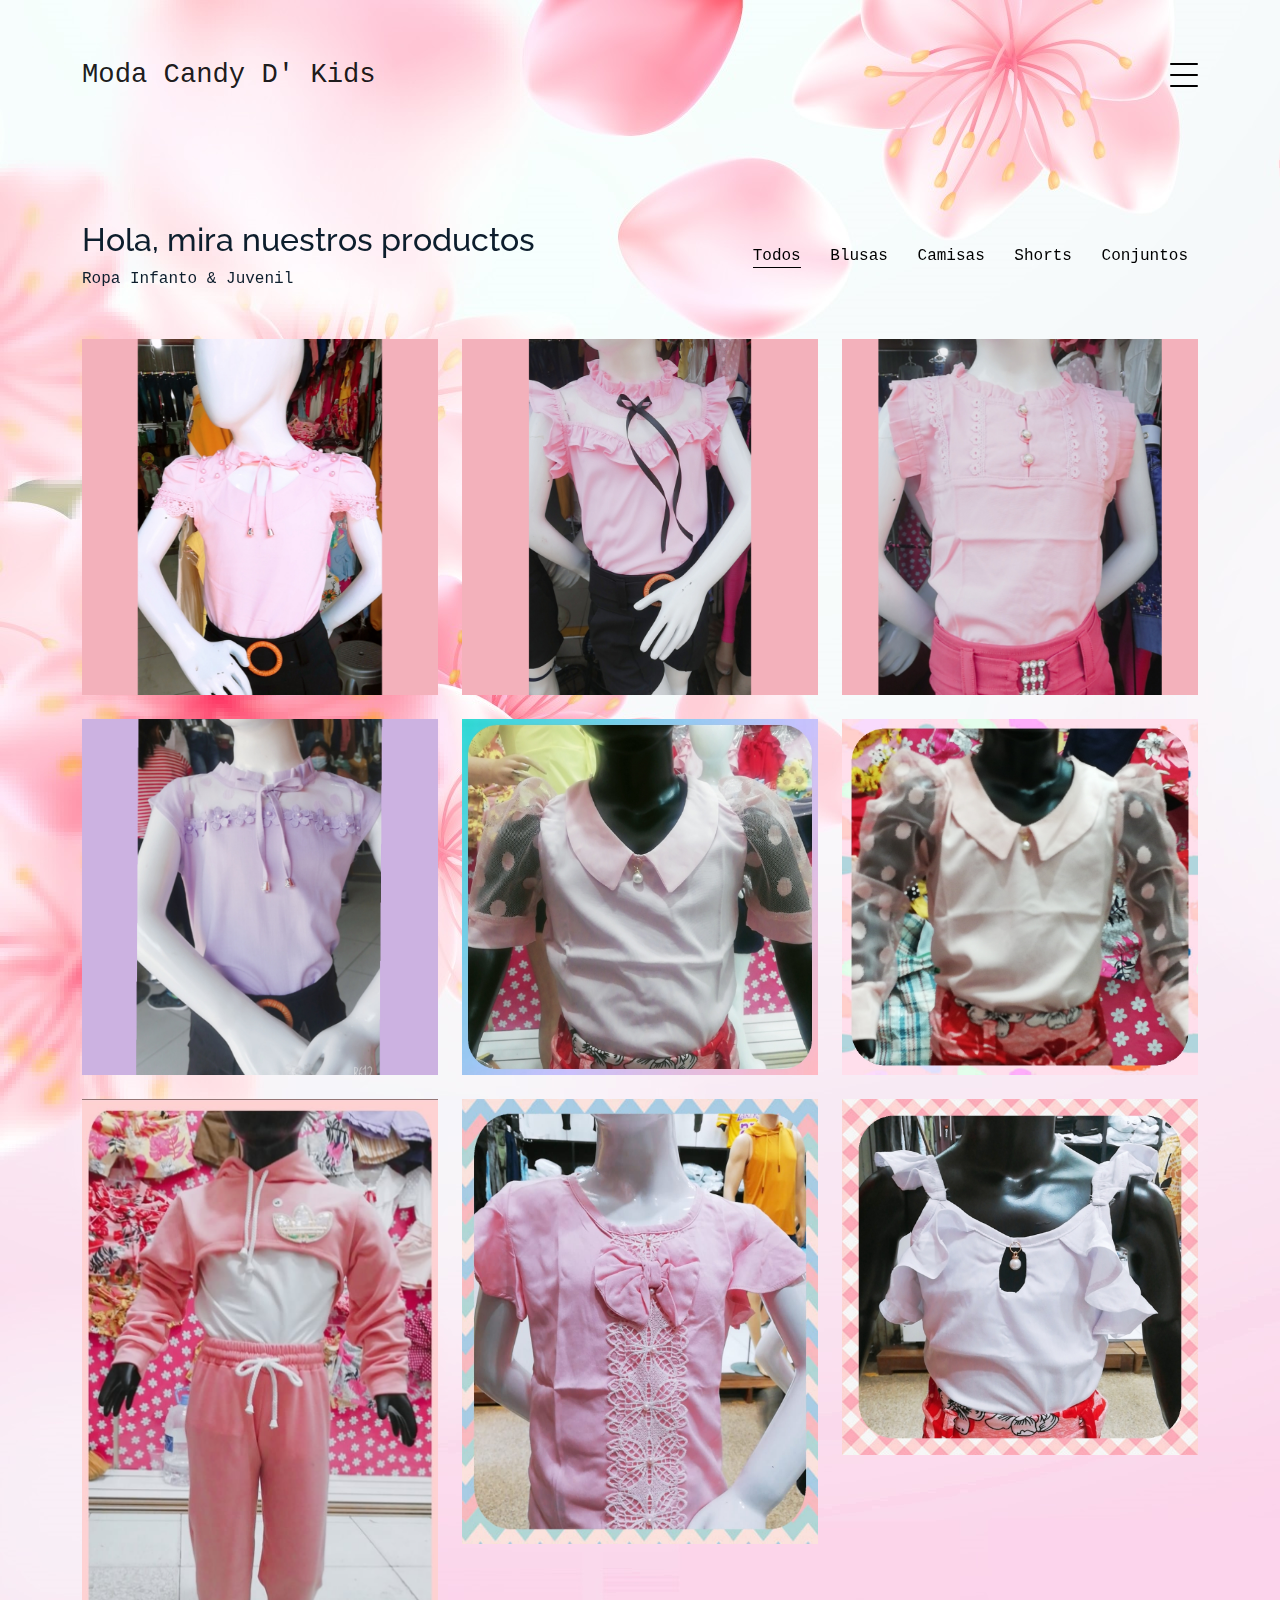
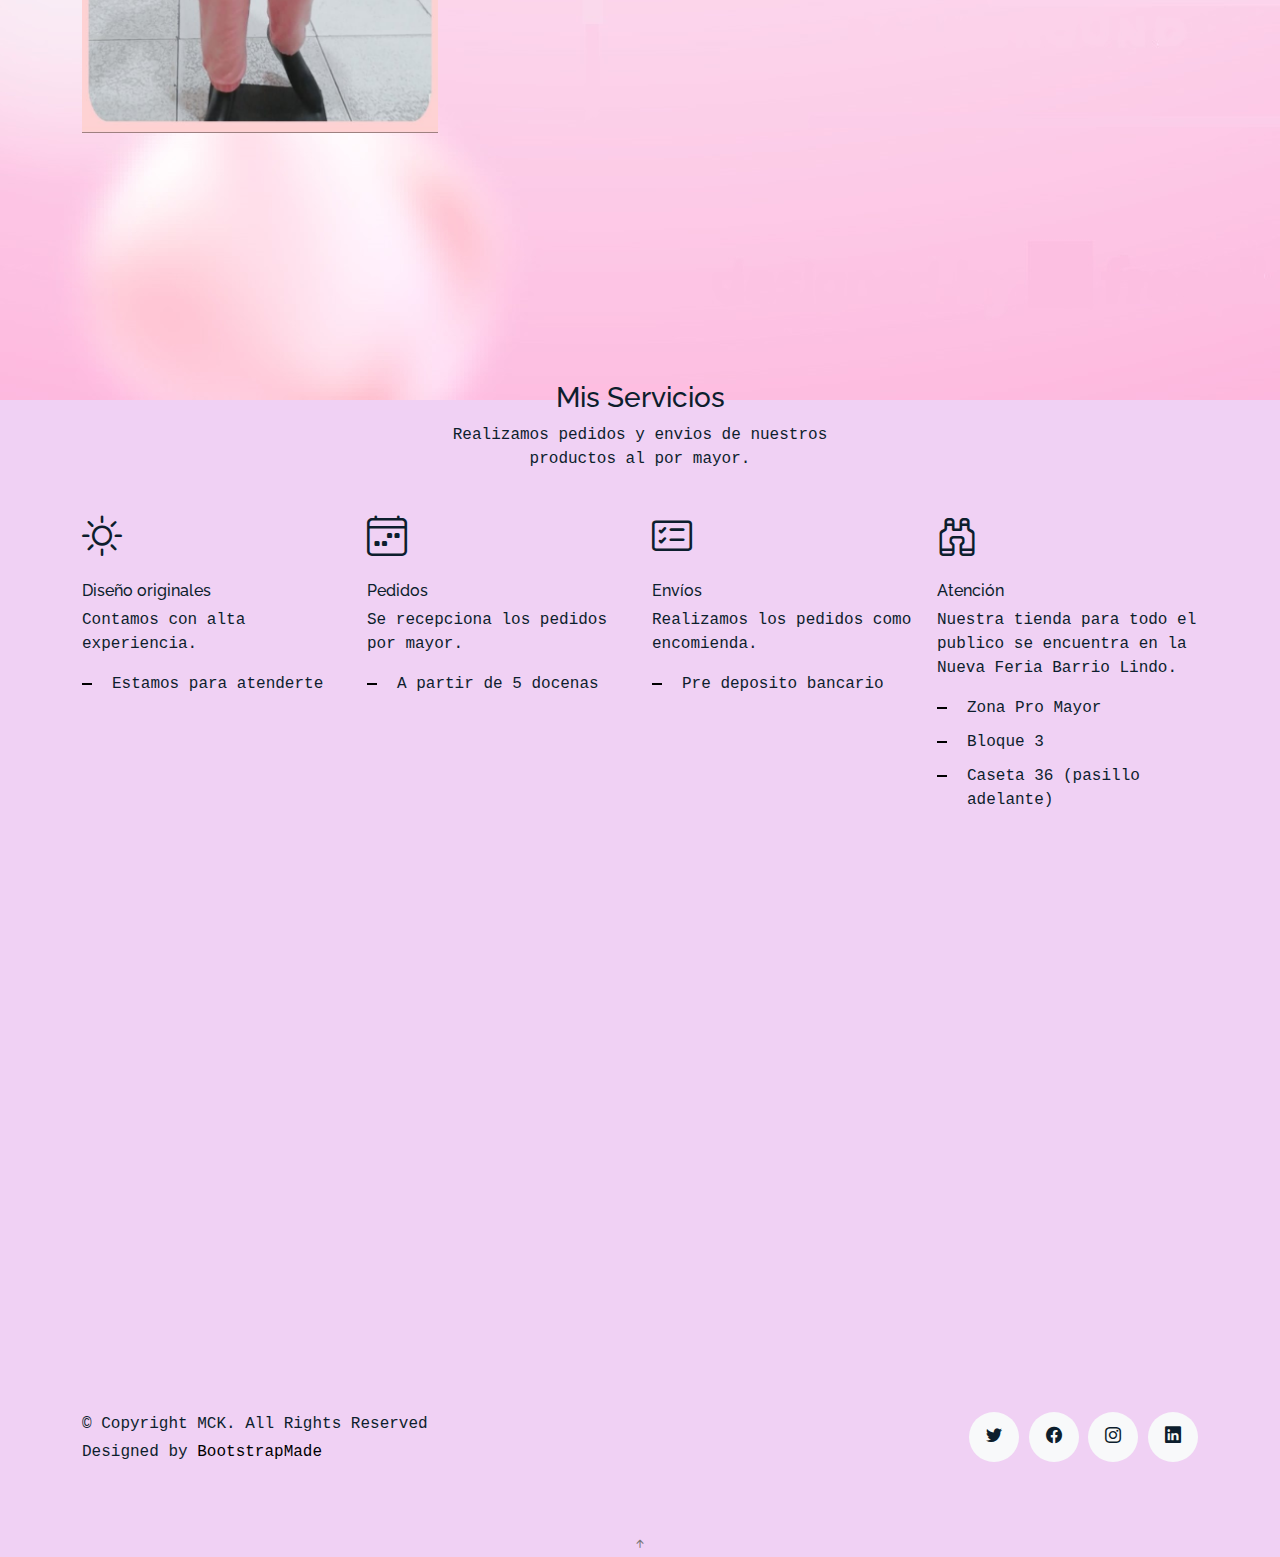
<file: index.html>
<!DOCTYPE html>
<html lang="es">

<head>
  <meta charset="utf-8">
  <meta content="width=device-width, initial-scale=1.0" name="viewport">

  <title>Moda Candy D' Kids</title>
  <meta content="" name="description">
  <meta content="" name="keywords">

  <!-- Favicons -->
  <link href="assets/img/favicon.png" rel="icon">
  <link href="assets/img/apple-touch-icon.png" rel="apple-touch-icon">

  <!-- Google Fonts -->
  <link href="https://fonts.googleapis.com/css?family=https://fonts.googleapis.com/css?family=Inconsolata:400,500,600,700|Raleway:400,400i,500,500i,600,600i,700,700i" rel="stylesheet">

  <!-- Vendor CSS Files -->
  <link href="assets/vendor/aos/aos.css" rel="stylesheet">
  <link href="assets/vendor/bootstrap/css/bootstrap.min.css" rel="stylesheet">
  <link href="assets/vendor/bootstrap-icons/bootstrap-icons.css" rel="stylesheet">
  <link href="assets/vendor/swiper/swiper-bundle.min.css" rel="stylesheet">

  <!-- Template Main CSS File -->
  <link href="assets/css/style.css" rel="stylesheet">

  <!-- =======================================================
  * Template Name: MyPortfolio - v4.3.0
  * Template URL: https://bootstrapmade.com/myportfolio-bootstrap-portfolio-website-template/
  * Author: BootstrapMade.com
  * License: https://bootstrapmade.com/license/
  ======================================================== -->
</head>

<body>

  <!-- ======= Navbar ======= -->
  <div class="collapse navbar-collapse custom-navmenu" id="main-navbar">
    <div class="container py-2 py-md-5">
      <div class="row align-items-start">
        <div class="col-md-2">
          <ul class="custom-menu">
            <li class="active"><a href="index.html">Inicio</a></li>
            <li><a href="about.html">Blusas</a></li>
            <li><a href="services.html">Camisas</a></li>
            <li><a href="works.html">Shorts</a></li>
            <li><a href="contact.html">Contáctanos</a></li>
          </ul>
        </div>
        <div class="col-md-6 d-none d-md-block  mr-auto">
          <div class="tweet d-flex">
            <span class="bi bi-twitter text-white mt-2 mr-3"></span>
            <div>
              <p><em>Lorem ipsum dolor sit amet consectetur adipisicing elit. Quisquam necessitatibus incidunt ut officiis explicabo inventore. <br> <a href="#">t.co/v82jsk</a></em></p>
            </div>
          </div>
        </div>
        <div class="col-md-4 d-none d-md-block">
          <h3>Hire Me</h3>
          <p>Lorem ipsum dolor sit amet consectetur adipisicing elit. Quisquam necessitatibus incidunt ut officiisexplicabo inventore. <br> <a href="#">myemail@gmail.com</a></p>
        </div>
      </div>

    </div>
  </div>

  <nav class="navbar navbar-light custom-navbar">
    <div class="container">
      <a class="navbar-brand" href="index.html">Moda Candy D' Kids</a>
      <a href="#" class="burger" data-bs-toggle="collapse" data-bs-target="#main-navbar">
        <span></span>
      </a>
    </div>
  </nav>

  <main id="main">

    <!-- ======= Works Section ======= -->
    <section class="section site-portfolio">
      <div class="container">
        <div class="row mb-5 align-items-center">
          <div class="col-md-12 col-lg-6 mb-4 mb-lg-0" data-aos="fade-up">
            <h2>Hola, mira nuestros productos</h2>
            <p class="mb-0">Ropa Infanto &amp; Juvenil</p>
          </div>
          <div class="col-md-12 col-lg-6 text-start text-lg-end" data-aos="fade-up" data-aos-delay="100">
            <div id="filters" class="filters">
              <a href="#" data-filter="*" class="active">Todos</a>
              <a href="#" data-filter=".blusa">Blusas</a>
              <a href="#" data-filter=".camisa">Camisas</a>
              <a href="#" data-filter=".short">Shorts</a>
              <a href="#" data-filter=".conjunto">Conjuntos</a>
            </div>
          </div>
        </div>
        <div id="portfolio-grid" class="row no-gutter" data-aos="fade-up" data-aos-delay="200">
          <div class="item blusa col-sm-6 col-md-4 col-lg-4 mb-4">
            <a href="work-single.html" class="item-wrap fancybox">
              <div class="work-info">
                <h3>Blusa con Dipiur</h3>
                <span>En las manguitas</span>
              </div>
              <img class="img-fluid" src="assets/img/blusa_1.jpg">
            </a>
          </div>
          <div class="item blusa col-sm-6 col-md-4 col-lg-4 mb-4">
            <a href="work-single.html" class="item-wrap fancybox">
              <div class="work-info">
                <h3>Blusa con Tools</h3>
                <span>Con cintita</span>
              </div>
              <img class="img-fluid" src="assets/img/blusa_2.jpeg">
            </a>
          </div>
          <div class="item blusa col-sm-6 col-md-4 col-lg-4 mb-4">
            <a href="work-single.html" class="item-wrap fancybox">
              <div class="work-info">
                <h3>Blusa con botones</h3>
                <span>Con tres botonsitos</span>
              </div>
              <img class="img-fluid" src="assets/img/blusa_3.jpeg">
            </a>
          </div>
          <div class="item blusa col-sm-6 col-md-4 col-lg-4 mb-4">
            <a href="work-single.html" class="item-wrap fancybox">
              <div class="work-info">
                <h3>Blusa con Tools</h3>
                <span>Con florcitas</span>
              </div>
              <img class="img-fluid" src="assets/img/blusa_4.jpeg">
            </a>
          </div>
          <div class="item blusa col-sm-6 col-md-4 col-lg-4 mb-4">
            <a href="work-single.html" class="item-wrap fancybox">
              <div class="work-info">
                <h3>Blusa con Tools</h3>
                <span>En las maguitas corta</span>
              </div>
              <img class="img-fluid" src="assets/img/blusa_5.jpeg">
            </a>
          </div>
          <div class="item blusa col-sm-6 col-md-4 col-lg-4 mb-4">
            <a href="work-single.html" class="item-wrap fancybox">
              <div class="work-info">
                <h3>Blusa con Tools</h3>
                <span>En las maguitas larga</span>
              </div>
              <img class="img-fluid" src="assets/img/blusa_6.jpeg">
            </a>
          </div>
          <div class="item conjunto col-sm-6 col-md-4 col-lg-4 mb-4">
            <a href="work-single.html" class="item-wrap fancybox">
              <div class="work-info">
                <h3>Conjuntito</h3>
                <span>Tres piezas</span>
              </div>
              <img class="img-fluid" src="assets/img/conjunto_1.jpeg">
            </a>
          </div>
          <div class="item blusa col-sm-6 col-md-4 col-lg-4 mb-4">
            <a href="work-single.html" class="item-wrap fancybox">
              <div class="work-info">
                <h3>Blusa</h3>
                <span>Con corbatita</span>
              </div>
              <img class="img-fluid" src="assets/img/blusa_7.jpeg">
            </a>
          </div>
          <div class="item blusa col-sm-6 col-md-4 col-lg-4 mb-4">
            <a href="work-single.html" class="item-wrap fancybox">
              <div class="work-info">
                <h3>Blusa</h3>
                <span>Con Voladito</span>
              </div>
              <img class="img-fluid" src="assets/img/blusa_8.jpeg">
            </a>
          </div>
        </div>
      </div>
    </section><!-- End  Works Section -->

    <!-- ======= Services Section ======= -->
    <section class="section services">
      <div class="container">
        <div class="row justify-content-center text-center mb-4">
          <div class="col-5">
            <h3 class="h3 heading">Mis Servicios</h3>
            <p>Realizamos pedidos y envios de nuestros productos al por mayor.</p>
          </div>
        </div>
        <div class="row">

          <div class="col-12 col-sm-6 col-md-6 col-lg-3">
            <i class="bi bi-brightness-high"></i>
            <h4 class="h4 mb-2">Diseño originales</h4>
            <p>Contamos con alta experiencia.</p>
            <ul class="list-unstyled list-line">
              <li>Estamos para atenderte</li>
            </ul>
          </div>
          <div class="col-12 col-sm-6 col-md-6 col-lg-3">
            <i class="bi bi-calendar4-week"></i>
            <h4 class="h4 mb-2">Pedidos</h4>
            <p>Se recepciona los pedidos por mayor.</p>
            <ul class="list-unstyled list-line">
              <li>A partir de 5 docenas</li>
            </ul>
          </div>
          <div class="col-12 col-sm-6 col-md-6 col-lg-3">
            <i class="bi bi-card-checklist"></i>
            <h4 class="h4 mb-2">Envíos</h4>
            <p>Realizamos los pedidos como encomienda.</p>
            <ul class="list-unstyled list-line">
              <li>Pre deposito bancario</li>
            </ul>
          </div>
          <div class="col-12 col-sm-6 col-md-6 col-lg-3">
            <i class="bi bi-binoculars"></i>
            <h4 class="h4 mb-2">Atención</h4>
            <p>Nuestra tienda para todo el publico se encuentra en la Nueva Feria Barrio Lindo.</p>
            <ul class="list-unstyled list-line">
              <li>Zona Pro Mayor</li>
              <li>Bloque 3</li>
              <li>Caseta 36 (pasillo adelante)</li>
            </ul>
          </div>
        </div>
      </div>
    </section><!-- End Services Section -->

    <!-- ======= Testimonials Section ======= -->
    <section class="section pt-0">
      <div class="container">

        <div class="testimonials-slider swiper-container" data-aos="fade-up" data-aos-delay="100">
          <div class="swiper-wrapper">

            <div class="swiper-slide">
              <div class="testimonial-wrap">
                <div class="testimonial">
                  <img src="assets/img/person_1.jpg" alt="Image" class="img-fluid">
                  <blockquote>
                    <p>Me encanta son bien comodos y tiene bonitos colores.</p>
                  </blockquote>
                  <p>&mdash; Jean Hicks</p>
                </div>
              </div>
            </div><!-- End testimonial item -->

            <div class="swiper-slide">
              <div class="testimonial-wrap">
                <div class="testimonial">
                  <img src="assets/img/person_2.jpg" alt="Image" class="img-fluid">
                  <blockquote>
                    <p>Una excelente elección la recomiendo para sus hijitas.</p>
                  </blockquote>
                  <p>&mdash; Chris Stanworth</p>
                </div>
              </div>
            </div><!-- End testimonial item -->

          </div>
          <div class="swiper-pagination"></div>
        </div>

      </div>
    </section><!-- End Testimonials Section -->

  </main><!-- End #main -->

  <!-- ======= Footer ======= -->
  <footer class="footer" role="contentinfo">
    <div class="container">
      <div class="row">
        <div class="col-sm-6">
          <p class="mb-1">&copy; Copyright MCK. All Rights Reserved</p>
          <div class="credits">
            <!--
            All the links in the footer should remain intact.
            You can delete the links only if you purchased the pro version.
            Licensing information: https://bootstrapmade.com/license/
            Purchase the pro version with working PHP/AJAX contact form: https://bootstrapmade.com/buy/?theme=MyPortfolio
          -->
            Designed by <a href="https://bootstrapmade.com/">BootstrapMade</a>
          </div>
        </div>
        <div class="col-sm-6 social text-md-end">
          <a href="#"><span class="bi bi-twitter"></span></a>
          <a href="#"><span class="bi bi-facebook"></span></a>
          <a href="#"><span class="bi bi-instagram"></span></a>
          <a href="#"><span class="bi bi-linkedin"></span></a>
        </div>
      </div>
    </div>
  </footer>

  <a href="#" class="back-to-top d-flex align-items-center justify-content-center"><i class="bi bi-arrow-up-short"></i></a>

  <!-- Vendor JS Files -->
  <script src="assets/vendor/aos/aos.js"></script>
  <script src="assets/vendor/bootstrap/js/bootstrap.bundle.min.js"></script>
  <script src="assets/vendor/isotope-layout/isotope.pkgd.min.js"></script>
  <script src="assets/vendor/php-email-form/validate.js"></script>
  <script src="assets/vendor/swiper/swiper-bundle.min.js"></script>

  <!-- Template Main JS File -->
  <script src="assets/js/main.js"></script>

</body>

</html>
</file>
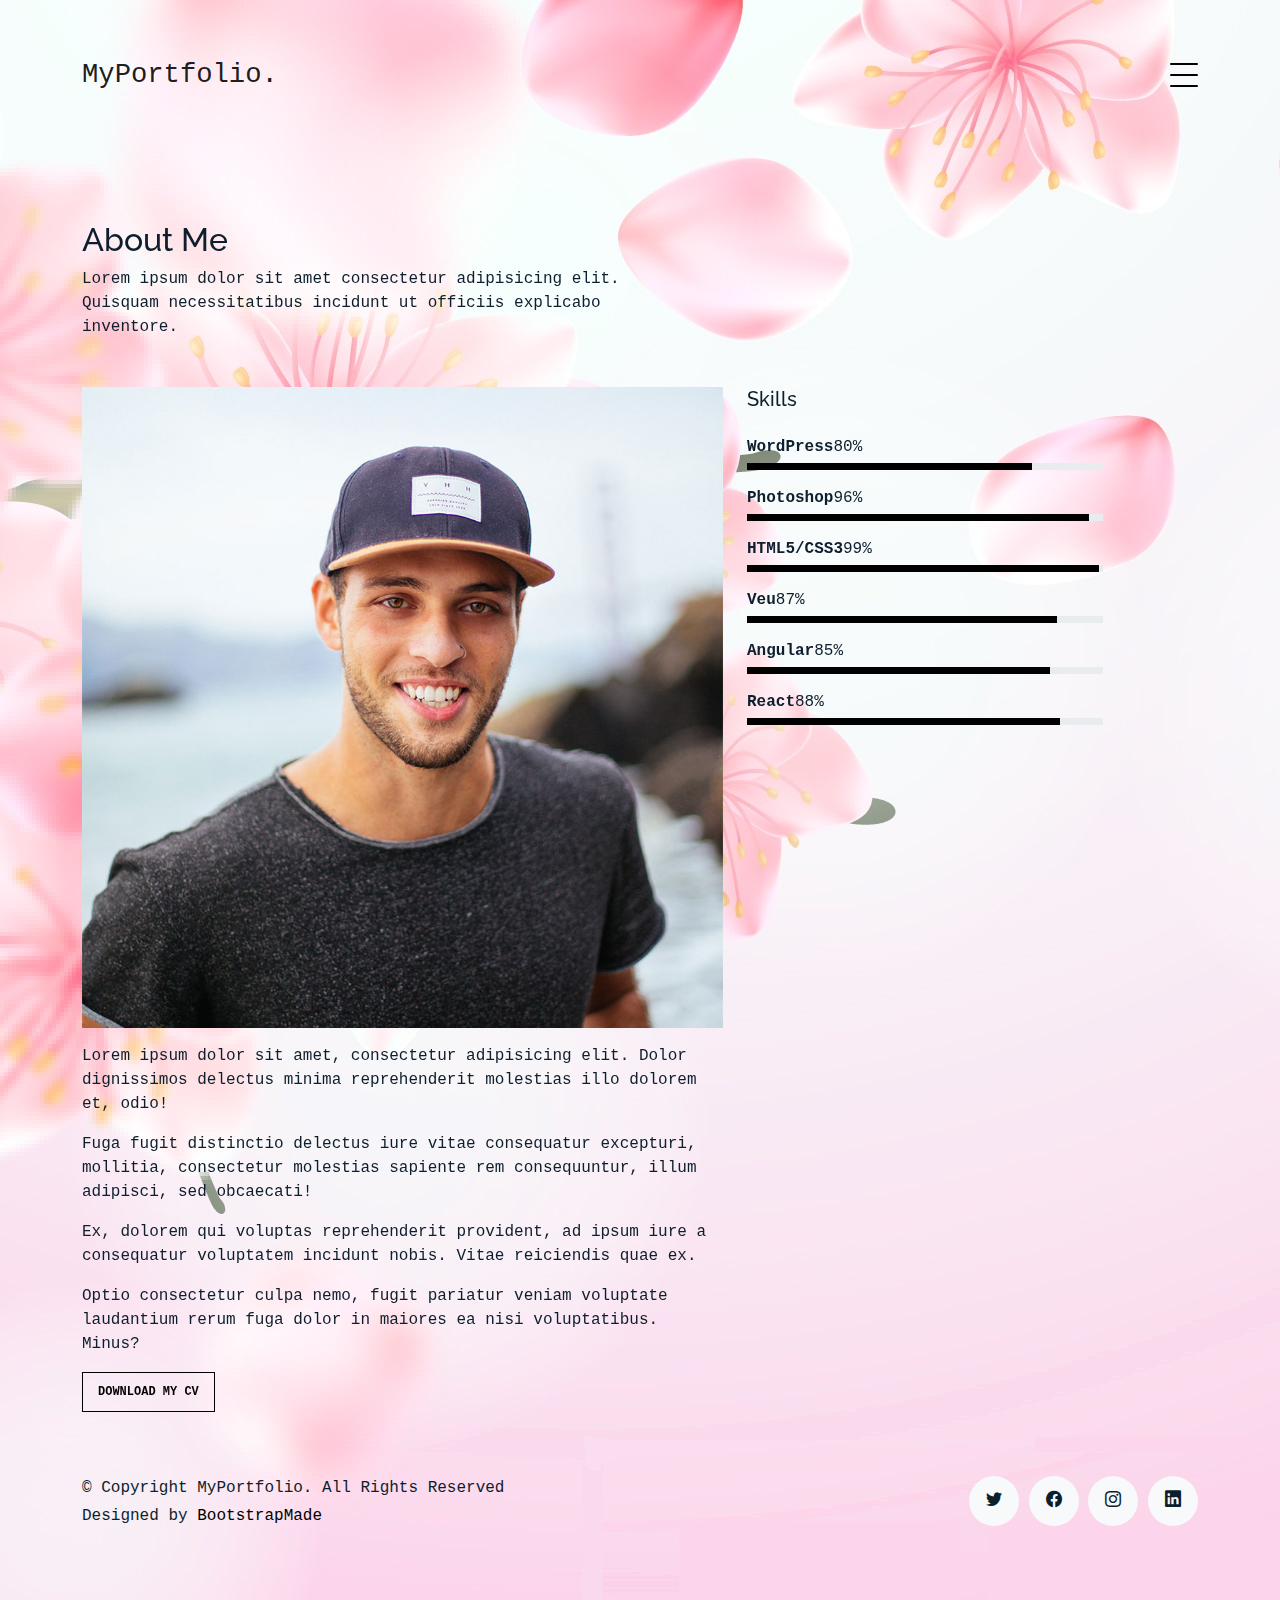
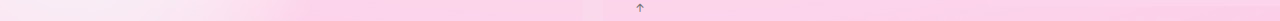
<file: about.html>
<!DOCTYPE html>
<html lang="en">

<head>
  <meta charset="utf-8">
  <meta content="width=device-width, initial-scale=1.0" name="viewport">

  <title>MyPortfolio Bootstrap Template - About</title>
  <meta content="" name="description">
  <meta content="" name="keywords">

  <!-- Favicons -->
  <link href="assets/img/favicon.png" rel="icon">
  <link href="assets/img/apple-touch-icon.png" rel="apple-touch-icon">

  <!-- Google Fonts -->
  <link href="https://fonts.googleapis.com/css?family=https://fonts.googleapis.com/css?family=Inconsolata:400,500,600,700|Raleway:400,400i,500,500i,600,600i,700,700i" rel="stylesheet">

  <!-- Vendor CSS Files -->
  <link href="assets/vendor/aos/aos.css" rel="stylesheet">
  <link href="assets/vendor/bootstrap/css/bootstrap.min.css" rel="stylesheet">
  <link href="assets/vendor/bootstrap-icons/bootstrap-icons.css" rel="stylesheet">
  <link href="assets/vendor/swiper/swiper-bundle.min.css" rel="stylesheet">

  <!-- Template Main CSS File -->
  <link href="assets/css/style.css" rel="stylesheet">

  <!-- =======================================================
  * Template Name: MyPortfolio - v4.3.0
  * Template URL: https://bootstrapmade.com/myportfolio-bootstrap-portfolio-website-template/
  * Author: BootstrapMade.com
  * License: https://bootstrapmade.com/license/
  ======================================================== -->
</head>

<body>

  <!-- ======= Navbar ======= -->
  <div class="collapse navbar-collapse custom-navmenu" id="main-navbar">
    <div class="container py-2 py-md-5">
      <div class="row align-items-start">
        <div class="col-md-2">
          <ul class="custom-menu">
            <li><a href="index.html">Home</a></li>
            <li class="active"><a href="about.html">About Me</a></li>
            <li><a href="services.html">Services</a></li>
            <li><a href="works.html">Works</a></li>
            <li><a href="contact.html">Contact</a></li>
          </ul>
        </div>
        <div class="col-md-6 d-none d-md-block  mr-auto">
          <div class="tweet d-flex">
            <span class="bi bi-twitter text-white mt-2 mr-3"></span>
            <div>
              <p><em>Lorem ipsum dolor sit amet consectetur adipisicing elit. Quisquam necessitatibus incidunt ut officiis explicabo inventore. <br> <a href="#">t.co/v82jsk</a></em></p>
            </div>
          </div>
        </div>
        <div class="col-md-4 d-none d-md-block">
          <h3>Hire Me</h3>
          <p>Lorem ipsum dolor sit amet consectetur adipisicing elit. Quisquam necessitatibus incidunt ut officiisexplicabo inventore. <br> <a href="#">myemail@gmail.com</a></p>
        </div>
      </div>

    </div>
  </div>

  <nav class="navbar navbar-light custom-navbar">
    <div class="container">
      <a class="navbar-brand" href="index.html">MyPortfolio.</a>
      <a href="#" class="burger" data-bs-toggle="collapse" data-bs-target="#main-navbar">
        <span></span>
      </a>
    </div>
  </nav>

  <main id="main">

    <section class="section pb-5">
      <div class="container">
        <div class="row mb-5 align-items-end">
          <div class="col-md-6" data-aos="fade-up">

            <h2>About Me</h2>
            <p class="mb-0">Lorem ipsum dolor sit amet consectetur adipisicing elit. Quisquam necessitatibus incidunt ut
              officiis explicabo inventore.</p>
          </div>

        </div>

        <div class="row">
          <div class="col-md-4 ml-auto order-2" data-aos="fade-up">
            <h3 class="h3 mb-4">Skills</h3>
            <ul class="list-unstyled">
              <li class="mb-3">
                <div class="d-flex mb-1">
                  <strong>WordPress</strong>
                  <span class="ml-auto">80%</span>
                </div>
                <div class="progress custom-progress">
                  <div class="progress-bar" role="progressbar" style="width: 80%" aria-valuenow="80" aria-valuemin="0" aria-valuemax="100"></div>
                </div>
              </li>
              <li class="mb-3">
                <div class="d-flex mb-1">
                  <strong>Photoshop</strong>
                  <span class="ml-auto">96%</span>
                </div>
                <div class="progress custom-progress">
                  <div class="progress-bar" role="progressbar" style="width: 96%" aria-valuenow="96" aria-valuemin="0" aria-valuemax="100"></div>
                </div>
              </li>
              <li class="mb-3">
                <div class="d-flex mb-1">
                  <strong>HTML5/CSS3</strong>
                  <span class="ml-auto">99%</span>
                </div>
                <div class="progress custom-progress">
                  <div class="progress-bar" role="progressbar" style="width: 99%" aria-valuenow="99" aria-valuemin="0" aria-valuemax="100"></div>
                </div>
              </li>
              <li class="mb-3">
                <div class="d-flex mb-1">
                  <strong>Veu</strong>
                  <span class="ml-auto">87%</span>
                </div>
                <div class="progress custom-progress">
                  <div class="progress-bar" role="progressbar" style="width: 87%" aria-valuenow="87" aria-valuemin="0" aria-valuemax="100"></div>
                </div>
              </li>
              <li class="mb-3">
                <div class="d-flex mb-1">
                  <strong>Angular</strong>
                  <span class="ml-auto">85%</span>
                </div>
                <div class="progress custom-progress">
                  <div class="progress-bar" role="progressbar" style="width: 85%" aria-valuenow="85" aria-valuemin="0" aria-valuemax="100"></div>
                </div>
              </li>
              <li class="mb-3">
                <div class="d-flex mb-1">
                  <strong>React</strong>
                  <span class="ml-auto">88%</span>
                </div>
                <div class="progress custom-progress">
                  <div class="progress-bar" role="progressbar" style="width: 88%" aria-valuenow="88" aria-valuemin="0" aria-valuemax="100"></div>
                </div>
              </li>
            </ul>
          </div>

          <div class="col-md-7 mb-5 mb-md-0" data-aos="fade-up">
            <p><img src="assets/img/person_1_sq.jpg" alt="Image" class="img-fluid"></p>
            <p>Lorem ipsum dolor sit amet, consectetur adipisicing elit. Dolor dignissimos delectus minima reprehenderit
              molestias illo dolorem et, odio!</p>
            <p>Fuga fugit distinctio delectus iure vitae consequatur excepturi, mollitia, consectetur molestias sapiente
              rem consequuntur, illum adipisci, sed obcaecati!</p>
            <p>Ex, dolorem qui voluptas reprehenderit provident, ad ipsum iure a consequatur voluptatem incidunt nobis.
              Vitae reiciendis quae ex.</p>
            <p>Optio consectetur culpa nemo, fugit pariatur veniam voluptate laudantium rerum fuga dolor in maiores ea
              nisi voluptatibus. Minus?</p>
            <p><a href="#" class="readmore">Download my CV</a></p>
          </div>

        </div>

      </div>

    </section>

  </main><!-- End #main -->

  <!-- ======= Footer ======= -->
  <footer class="footer" role="contentinfo">
    <div class="container">
      <div class="row">
        <div class="col-sm-6">
          <p class="mb-1">&copy; Copyright MyPortfolio. All Rights Reserved</p>
          <div class="credits">
            <!--
            All the links in the footer should remain intact.
            You can delete the links only if you purchased the pro version.
            Licensing information: https://bootstrapmade.com/license/
            Purchase the pro version with working PHP/AJAX contact form: https://bootstrapmade.com/buy/?theme=MyPortfolio
          -->
            Designed by <a href="https://bootstrapmade.com/">BootstrapMade</a>
          </div>
        </div>
        <div class="col-sm-6 social text-md-end">
          <a href="#"><span class="bi bi-twitter"></span></a>
          <a href="#"><span class="bi bi-facebook"></span></a>
          <a href="#"><span class="bi bi-instagram"></span></a>
          <a href="#"><span class="bi bi-linkedin"></span></a>
        </div>
      </div>
    </div>
  </footer>

  <a href="#" class="back-to-top d-flex align-items-center justify-content-center"><i class="bi bi-arrow-up-short"></i></a>

  <!-- Vendor JS Files -->
  <script src="assets/vendor/aos/aos.js"></script>
  <script src="assets/vendor/bootstrap/js/bootstrap.bundle.min.js"></script>
  <script src="assets/vendor/isotope-layout/isotope.pkgd.min.js"></script>
  <script src="assets/vendor/php-email-form/validate.js"></script>
  <script src="assets/vendor/swiper/swiper-bundle.min.js"></script>

  <!-- Template Main JS File -->
  <script src="assets/js/main.js"></script>

</body>

</html>
</file>
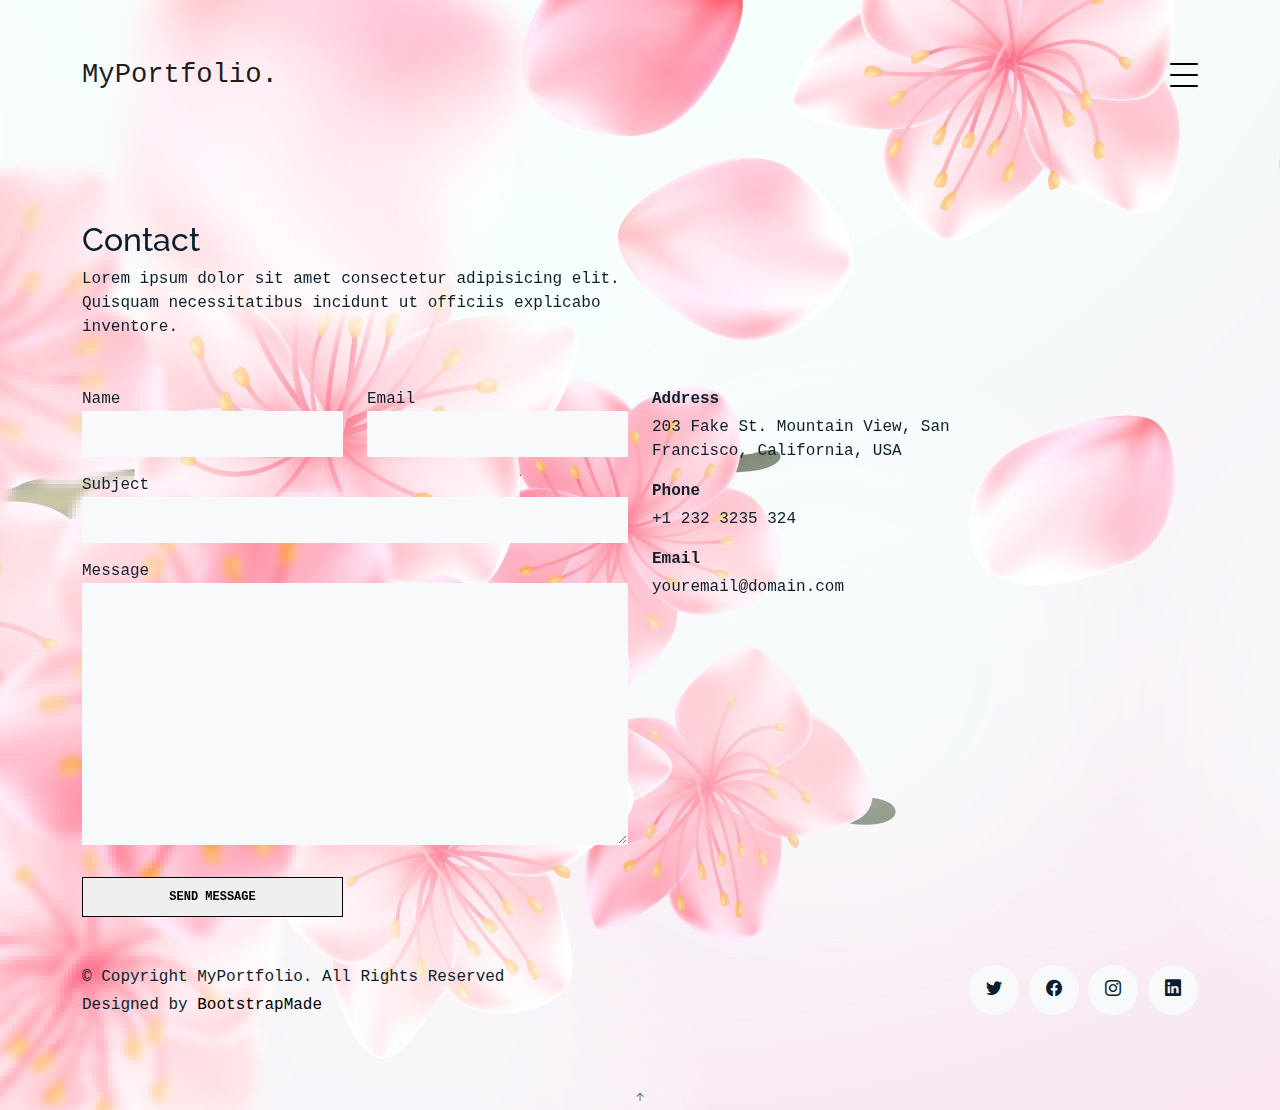
<file: contact.html>
<!DOCTYPE html>
<html lang="en">

<head>
  <meta charset="utf-8">
  <meta content="width=device-width, initial-scale=1.0" name="viewport">

  <title>MyPortfolio Bootstrap Template - Contact</title>
  <meta content="" name="description">
  <meta content="" name="keywords">

  <!-- Favicons -->
  <link href="assets/img/favicon.png" rel="icon">
  <link href="assets/img/apple-touch-icon.png" rel="apple-touch-icon">

  <!-- Google Fonts -->
  <link href="https://fonts.googleapis.com/css?family=https://fonts.googleapis.com/css?family=Inconsolata:400,500,600,700|Raleway:400,400i,500,500i,600,600i,700,700i" rel="stylesheet">

  <!-- Vendor CSS Files -->
  <link href="assets/vendor/aos/aos.css" rel="stylesheet">
  <link href="assets/vendor/bootstrap/css/bootstrap.min.css" rel="stylesheet">
  <link href="assets/vendor/bootstrap-icons/bootstrap-icons.css" rel="stylesheet">
  <link href="assets/vendor/swiper/swiper-bundle.min.css" rel="stylesheet">

  <!-- Template Main CSS File -->
  <link href="assets/css/style.css" rel="stylesheet">

  <!-- =======================================================
  * Template Name: MyPortfolio - v4.3.0
  * Template URL: https://bootstrapmade.com/myportfolio-bootstrap-portfolio-website-template/
  * Author: BootstrapMade.com
  * License: https://bootstrapmade.com/license/
  ======================================================== -->
</head>

<body>

  <!-- ======= Navbar ======= -->
  <div class="collapse navbar-collapse custom-navmenu" id="main-navbar">
    <div class="container py-2 py-md-5">
      <div class="row align-items-start">
        <div class="col-md-2">
          <ul class="custom-menu">
            <li><a href="index.html">Home</a></li>
            <li><a href="about.html">About Me</a></li>
            <li><a href="services.html">Services</a></li>
            <li><a href="works.html">Works</a></li>
            <li class="active"><a href="contact.html">Contact</a></li>
          </ul>
        </div>
        <div class="col-md-6 d-none d-md-block  mr-auto">
          <div class="tweet d-flex">
            <span class="bi bi-twitter text-white mt-2 mr-3"></span>
            <div>
              <p><em>Lorem ipsum dolor sit amet consectetur adipisicing elit. Quisquam necessitatibus incidunt ut officiis explicabo inventore. <br> <a href="#">t.co/v82jsk</a></em></p>
            </div>
          </div>
        </div>
        <div class="col-md-4 d-none d-md-block">
          <h3>Hire Me</h3>
          <p>Lorem ipsum dolor sit amet consectetur adipisicing elit. Quisquam necessitatibus incidunt ut officiisexplicabo inventore. <br> <a href="#">myemail@gmail.com</a></p>
        </div>
      </div>

    </div>
  </div>

  <nav class="navbar navbar-light custom-navbar">
    <div class="container">
      <a class="navbar-brand" href="index.html">MyPortfolio.</a>
      <a href="#" class="burger" data-bs-toggle="collapse" data-bs-target="#main-navbar">
        <span></span>
      </a>
    </div>
  </nav>

  <main id="main">

    <section class="section pb-5">
      <div class="container">

        <div class="row mb-5 align-items-end">
          <div class="col-md-6" data-aos="fade-up">
            <h2>Contact</h2>
            <p class="mb-0">Lorem ipsum dolor sit amet consectetur adipisicing elit. Quisquam necessitatibus incidunt ut
              officiis explicabo inventore.
            </p>
          </div>

        </div>

        <div class="row">
          <div class="col-md-6 mb-5 mb-md-0" data-aos="fade-up">

            <form action="forms/contact.php" method="post" role="form" class="php-email-form">

              <div class="row gy-3">
                <div class="col-md-6 form-group">
                  <label for="name">Name</label>
                  <input type="text" name="name" class="form-control" id="name" required>
                </div>
                <div class="col-md-6 form-group">
                  <label for="name">Email</label>
                  <input type="email" class="form-control" name="email" id="email" required>
                </div>
                <div class="col-md-12 form-group">
                  <label for="name">Subject</label>
                  <input type="text" class="form-control" name="subject" id="subject" required>
                </div>
                <div class="col-md-12 form-group">
                  <label for="name">Message</label>
                  <textarea class="form-control" name="message" cols="30" rows="10" required></textarea>
                </div>

                <div class="col-md-12 my-3">
                  <div class="loading">Loading</div>
                  <div class="error-message"></div>
                  <div class="sent-message">Your message has been sent. Thank you!</div>
                </div>

                <div class="col-md-6 mt-0 form-group">
                  <input type="submit" class="readmore d-block w-100" value="Send Message">
                </div>
              </div>

            </form>

          </div>

          <div class="col-md-4 ml-auto order-2" data-aos="fade-up">
            <ul class="list-unstyled">
              <li class="mb-3">
                <strong class="d-block mb-1">Address</strong>
                <span>203 Fake St. Mountain View, San Francisco, California, USA</span>
              </li>
              <li class="mb-3">
                <strong class="d-block mb-1">Phone</strong>
                <span>+1 232 3235 324</span>
              </li>
              <li class="mb-3">
                <strong class="d-block mb-1">Email</strong>
                <span>youremail@domain.com</span>
              </li>
            </ul>
          </div>

        </div>

      </div>

    </section>

  </main><!-- End #main -->

  <!-- ======= Footer ======= -->
  <footer class="footer" role="contentinfo">
    <div class="container">
      <div class="row">
        <div class="col-sm-6">
          <p class="mb-1">&copy; Copyright MyPortfolio. All Rights Reserved</p>
          <div class="credits">
            <!--
            All the links in the footer should remain intact.
            You can delete the links only if you purchased the pro version.
            Licensing information: https://bootstrapmade.com/license/
            Purchase the pro version with working PHP/AJAX contact form: https://bootstrapmade.com/buy/?theme=MyPortfolio
          -->
            Designed by <a href="https://bootstrapmade.com/">BootstrapMade</a>
          </div>
        </div>
        <div class="col-sm-6 social text-md-end">
          <a href="#"><span class="bi bi-twitter"></span></a>
          <a href="#"><span class="bi bi-facebook"></span></a>
          <a href="#"><span class="bi bi-instagram"></span></a>
          <a href="#"><span class="bi bi-linkedin"></span></a>
        </div>
      </div>
    </div>
  </footer>

  <a href="#" class="back-to-top d-flex align-items-center justify-content-center"><i class="bi bi-arrow-up-short"></i></a>

  <!-- Vendor JS Files -->
  <script src="assets/vendor/aos/aos.js"></script>
  <script src="assets/vendor/bootstrap/js/bootstrap.bundle.min.js"></script>
  <script src="assets/vendor/isotope-layout/isotope.pkgd.min.js"></script>
  <script src="assets/vendor/php-email-form/validate.js"></script>
  <script src="assets/vendor/swiper/swiper-bundle.min.js"></script>

  <!-- Template Main JS File -->
  <script src="assets/js/main.js"></script>

</body>

</html>
</file>
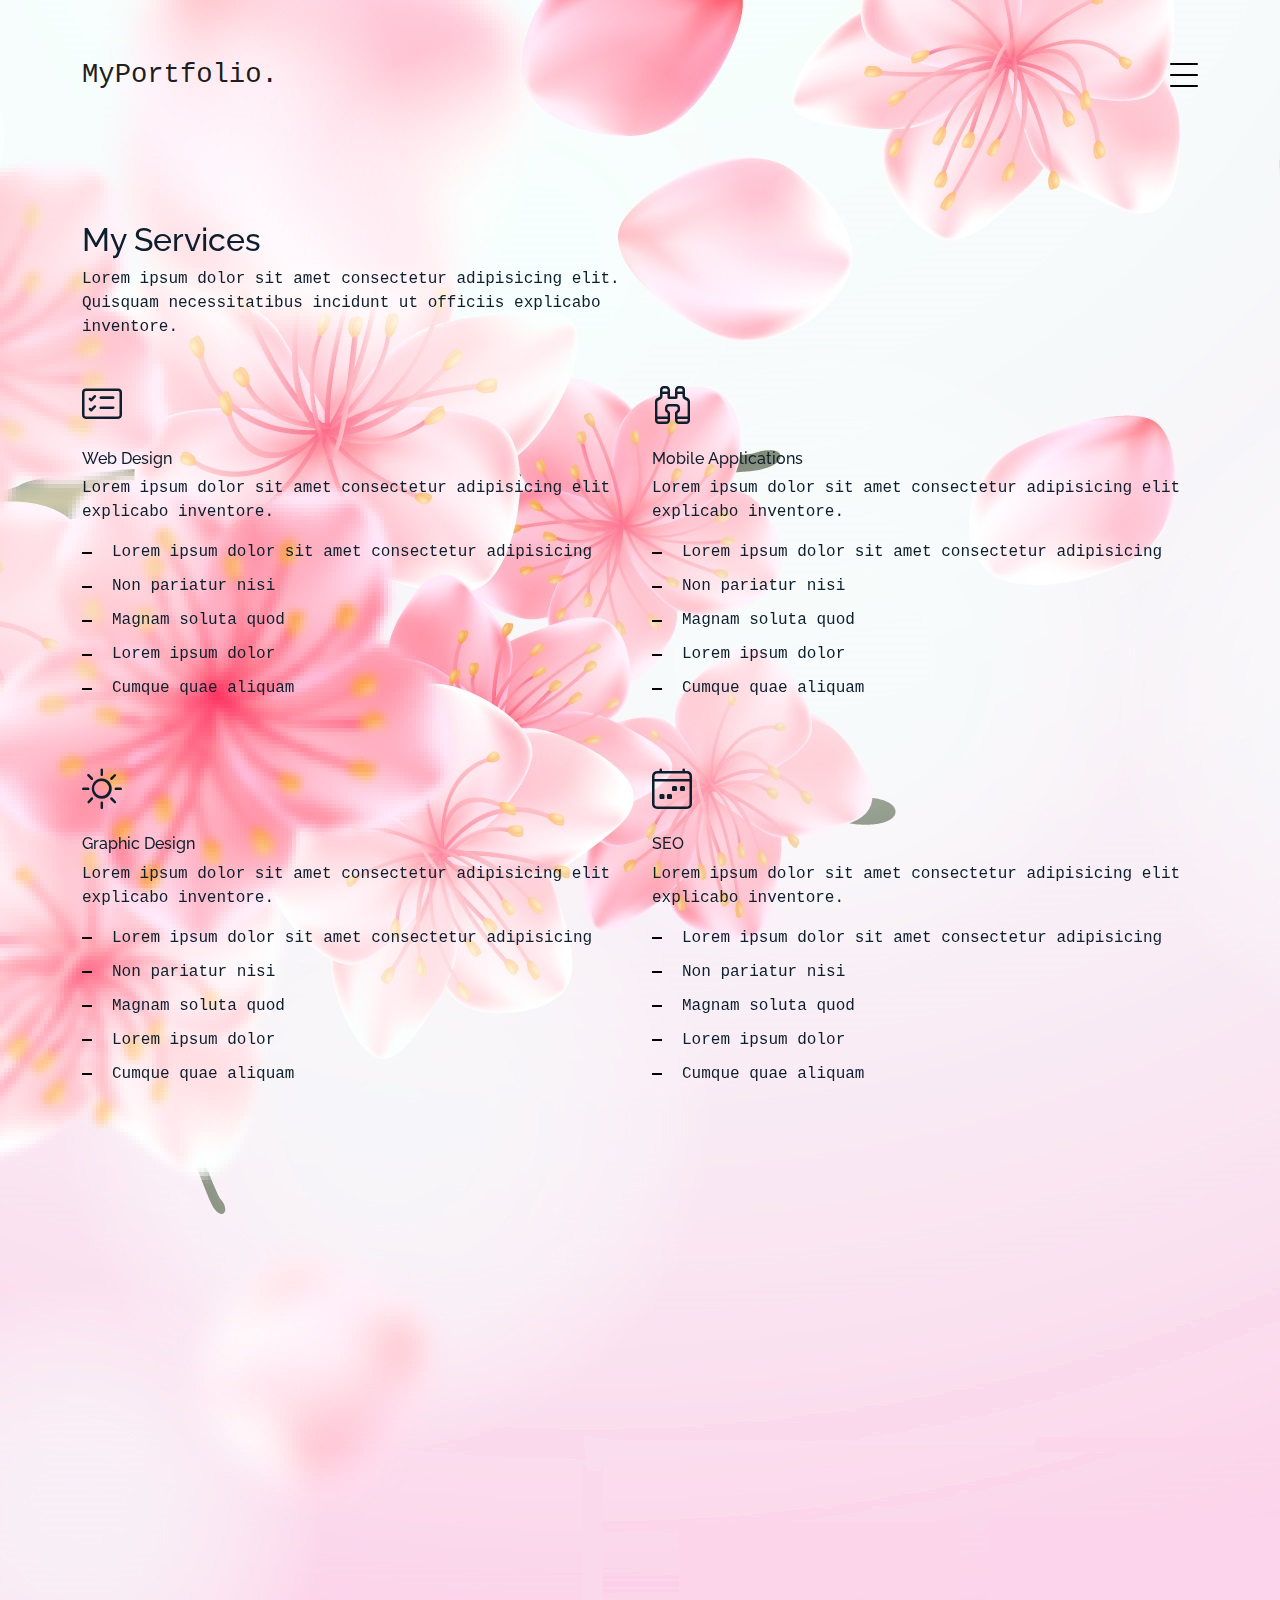
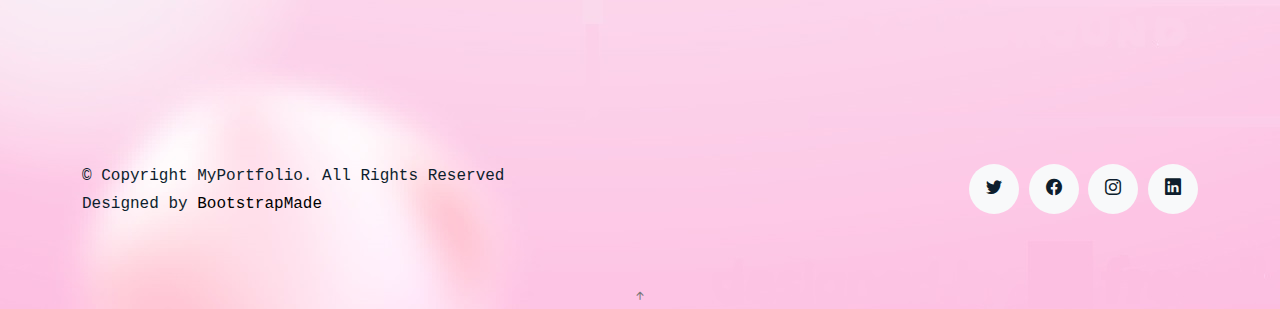
<file: services.html>
<!DOCTYPE html>
<html lang="en">

<head>
  <meta charset="utf-8">
  <meta content="width=device-width, initial-scale=1.0" name="viewport">

  <title>MyPortfolio Bootstrap Template - Services</title>
  <meta content="" name="description">
  <meta content="" name="keywords">

  <!-- Favicons -->
  <link href="assets/img/favicon.png" rel="icon">
  <link href="assets/img/apple-touch-icon.png" rel="apple-touch-icon">

  <!-- Google Fonts -->
  <link href="https://fonts.googleapis.com/css?family=https://fonts.googleapis.com/css?family=Inconsolata:400,500,600,700|Raleway:400,400i,500,500i,600,600i,700,700i" rel="stylesheet">

  <!-- Vendor CSS Files -->
  <link href="assets/vendor/aos/aos.css" rel="stylesheet">
  <link href="assets/vendor/bootstrap/css/bootstrap.min.css" rel="stylesheet">
  <link href="assets/vendor/bootstrap-icons/bootstrap-icons.css" rel="stylesheet">
  <link href="assets/vendor/swiper/swiper-bundle.min.css" rel="stylesheet">

  <!-- Template Main CSS File -->
  <link href="assets/css/style.css" rel="stylesheet">

  <!-- =======================================================
  * Template Name: MyPortfolio - v4.3.0
  * Template URL: https://bootstrapmade.com/myportfolio-bootstrap-portfolio-website-template/
  * Author: BootstrapMade.com
  * License: https://bootstrapmade.com/license/
  ======================================================== -->
</head>

<body>

  <!-- ======= Navbar ======= -->
  <div class="collapse navbar-collapse custom-navmenu" id="main-navbar">
    <div class="container py-2 py-md-5">
      <div class="row align-items-start">
        <div class="col-md-2">
          <ul class="custom-menu">
            <li><a href="index.html">Home</a></li>
            <li><a href="about.html">About Me</a></li>
            <li class="active"><a href="services.html">Services</a></li>
            <li><a href="works.html">Works</a></li>
            <li><a href="contact.html">Contact</a></li>
          </ul>
        </div>
        <div class="col-md-6 d-none d-md-block  mr-auto">
          <div class="tweet d-flex">
            <span class="bi bi-twitter text-white mt-2 mr-3"></span>
            <div>
              <p><em>Lorem ipsum dolor sit amet consectetur adipisicing elit. Quisquam necessitatibus incidunt ut officiis explicabo inventore. <br> <a href="#">t.co/v82jsk</a></em></p>
            </div>
          </div>
        </div>
        <div class="col-md-4 d-none d-md-block">
          <h3>Hire Me</h3>
          <p>Lorem ipsum dolor sit amet consectetur adipisicing elit. Quisquam necessitatibus incidunt ut officiisexplicabo inventore. <br> <a href="#">myemail@gmail.com</a></p>
        </div>
      </div>

    </div>
  </div>

  <nav class="navbar navbar-light custom-navbar">
    <div class="container">
      <a class="navbar-brand" href="index.html">MyPortfolio.</a>
      <a href="#" class="burger" data-bs-toggle="collapse" data-bs-target="#main-navbar">
        <span></span>
      </a>
    </div>
  </nav>

  <main id="main">

    <section class="section">
      <div class="container">
        <div class="row mb-4 align-items-center">
          <div class="col-md-6" data-aos="fade-up">

            <h2>My Services</h2>
            <p>Lorem ipsum dolor sit amet consectetur adipisicing elit. Quisquam necessitatibus incidunt ut officiis
              explicabo inventore.</p>

          </div>

        </div>
      </div>

      <div class="site-section pb-0 services">
        <div class="container">

          <div class="row">

            <div class="col-12 col-sm-6 col-md-6 col-lg-6 mb-5" data-aos="fade-up" data-aos-delay="">
              <i class="bi bi-card-checklist"></i>
              <h4 class="h4 mb-2">Web Design</h4>
              <p>Lorem ipsum dolor sit amet consectetur adipisicing elit explicabo inventore.</p>
              <ul class="list-unstyled list-line">
                <li>Lorem ipsum dolor sit amet consectetur adipisicing</li>
                <li>Non pariatur nisi</li>
                <li>Magnam soluta quod</li>
                <li>Lorem ipsum dolor</li>
                <li>Cumque quae aliquam</li>
              </ul>
            </div>
            <div class="col-12 col-sm-6 col-md-6 col-lg-6 mb-5" data-aos="fade-up" data-aos-delay="100">
              <i class="bi bi-binoculars"></i>
              <h4 class="h4 mb-2">Mobile Applications</h4>
              <p>Lorem ipsum dolor sit amet consectetur adipisicing elit explicabo inventore.</p>
              <ul class="list-unstyled list-line">
                <li>Lorem ipsum dolor sit amet consectetur adipisicing</li>
                <li>Non pariatur nisi</li>
                <li>Magnam soluta quod</li>
                <li>Lorem ipsum dolor</li>
                <li>Cumque quae aliquam</li>
              </ul>
            </div>
            <div class="col-12 col-sm-6 col-md-6 col-lg-6 mb-5" data-aos="fade-up" data-aos-delay="">
              <i class="bi bi-brightness-high"></i>
              <h4 class="h4 mb-2">Graphic Design</h4>
              <p>Lorem ipsum dolor sit amet consectetur adipisicing elit explicabo inventore.</p>
              <ul class="list-unstyled list-line">
                <li>Lorem ipsum dolor sit amet consectetur adipisicing</li>
                <li>Non pariatur nisi</li>
                <li>Magnam soluta quod</li>
                <li>Lorem ipsum dolor</li>
                <li>Cumque quae aliquam</li>
              </ul>
            </div>
            <div class="col-12 col-sm-6 col-md-6 col-lg-6 mb-5" data-aos="fade-up" data-aos-delay="100">
              <i class="bi bi-calendar4-week"></i>
              <h4 class="h4 mb-2">SEO</h4>
              <p>Lorem ipsum dolor sit amet consectetur adipisicing elit explicabo inventore.</p>
              <ul class="list-unstyled list-line">
                <li>Lorem ipsum dolor sit amet consectetur adipisicing</li>
                <li>Non pariatur nisi</li>
                <li>Magnam soluta quod</li>
                <li>Lorem ipsum dolor</li>
                <li>Cumque quae aliquam</li>
              </ul>
            </div>
          </div>
        </div>
      </div>
    </section>

    <!-- ======= Testimonials Section ======= -->
    <section class="section pt-0">
      <div class="container">

        <div class="testimonials-slider swiper-container" data-aos="fade-up" data-aos-delay="100">
          <div class="swiper-wrapper">

            <div class="swiper-slide">
              <div class="testimonial-wrap">
                <div class="testimonial">
                  <img src="assets/img/person_1.jpg" alt="Image" class="img-fluid">
                  <blockquote>
                    <p>Lorem ipsum dolor sit amet consectetur adipisicing elit. Quisquam necessitatibus incidunt ut officiis
                      explicabo inventore.</p>
                  </blockquote>
                  <p>&mdash; Jean Hicks</p>
                </div>
              </div>
            </div><!-- End testimonial item -->

            <div class="swiper-slide">
              <div class="testimonial-wrap">
                <div class="testimonial">
                  <img src="assets/img/person_2.jpg" alt="Image" class="img-fluid">
                  <blockquote>
                    <p>Lorem ipsum dolor sit amet consectetur adipisicing elit. Quisquam necessitatibus incidunt ut officiis
                      explicabo inventore.</p>
                  </blockquote>
                  <p>&mdash; Chris Stanworth</p>
                </div>
              </div>
            </div><!-- End testimonial item -->

          </div>
          <div class="swiper-pagination"></div>
        </div>

      </div>
    </section><!-- End Testimonials Section -->

  </main><!-- End #main -->

  <!-- ======= Footer ======= -->
  <footer class="footer" role="contentinfo">
    <div class="container">
      <div class="row">
        <div class="col-sm-6">
          <p class="mb-1">&copy; Copyright MyPortfolio. All Rights Reserved</p>
          <div class="credits">
            <!--
            All the links in the footer should remain intact.
            You can delete the links only if you purchased the pro version.
            Licensing information: https://bootstrapmade.com/license/
            Purchase the pro version with working PHP/AJAX contact form: https://bootstrapmade.com/buy/?theme=MyPortfolio
          -->
            Designed by <a href="https://bootstrapmade.com/">BootstrapMade</a>
          </div>
        </div>
        <div class="col-sm-6 social text-md-end">
          <a href="#"><span class="bi bi-twitter"></span></a>
          <a href="#"><span class="bi bi-facebook"></span></a>
          <a href="#"><span class="bi bi-instagram"></span></a>
          <a href="#"><span class="bi bi-linkedin"></span></a>
        </div>
      </div>
    </div>
  </footer>

  <a href="#" class="back-to-top d-flex align-items-center justify-content-center"><i class="bi bi-arrow-up-short"></i></a>

  <!-- Vendor JS Files -->
  <script src="assets/vendor/aos/aos.js"></script>
  <script src="assets/vendor/bootstrap/js/bootstrap.bundle.min.js"></script>
  <script src="assets/vendor/isotope-layout/isotope.pkgd.min.js"></script>
  <script src="assets/vendor/php-email-form/validate.js"></script>
  <script src="assets/vendor/swiper/swiper-bundle.min.js"></script>

  <!-- Template Main JS File -->
  <script src="assets/js/main.js"></script>

</body>

</html>
</file>
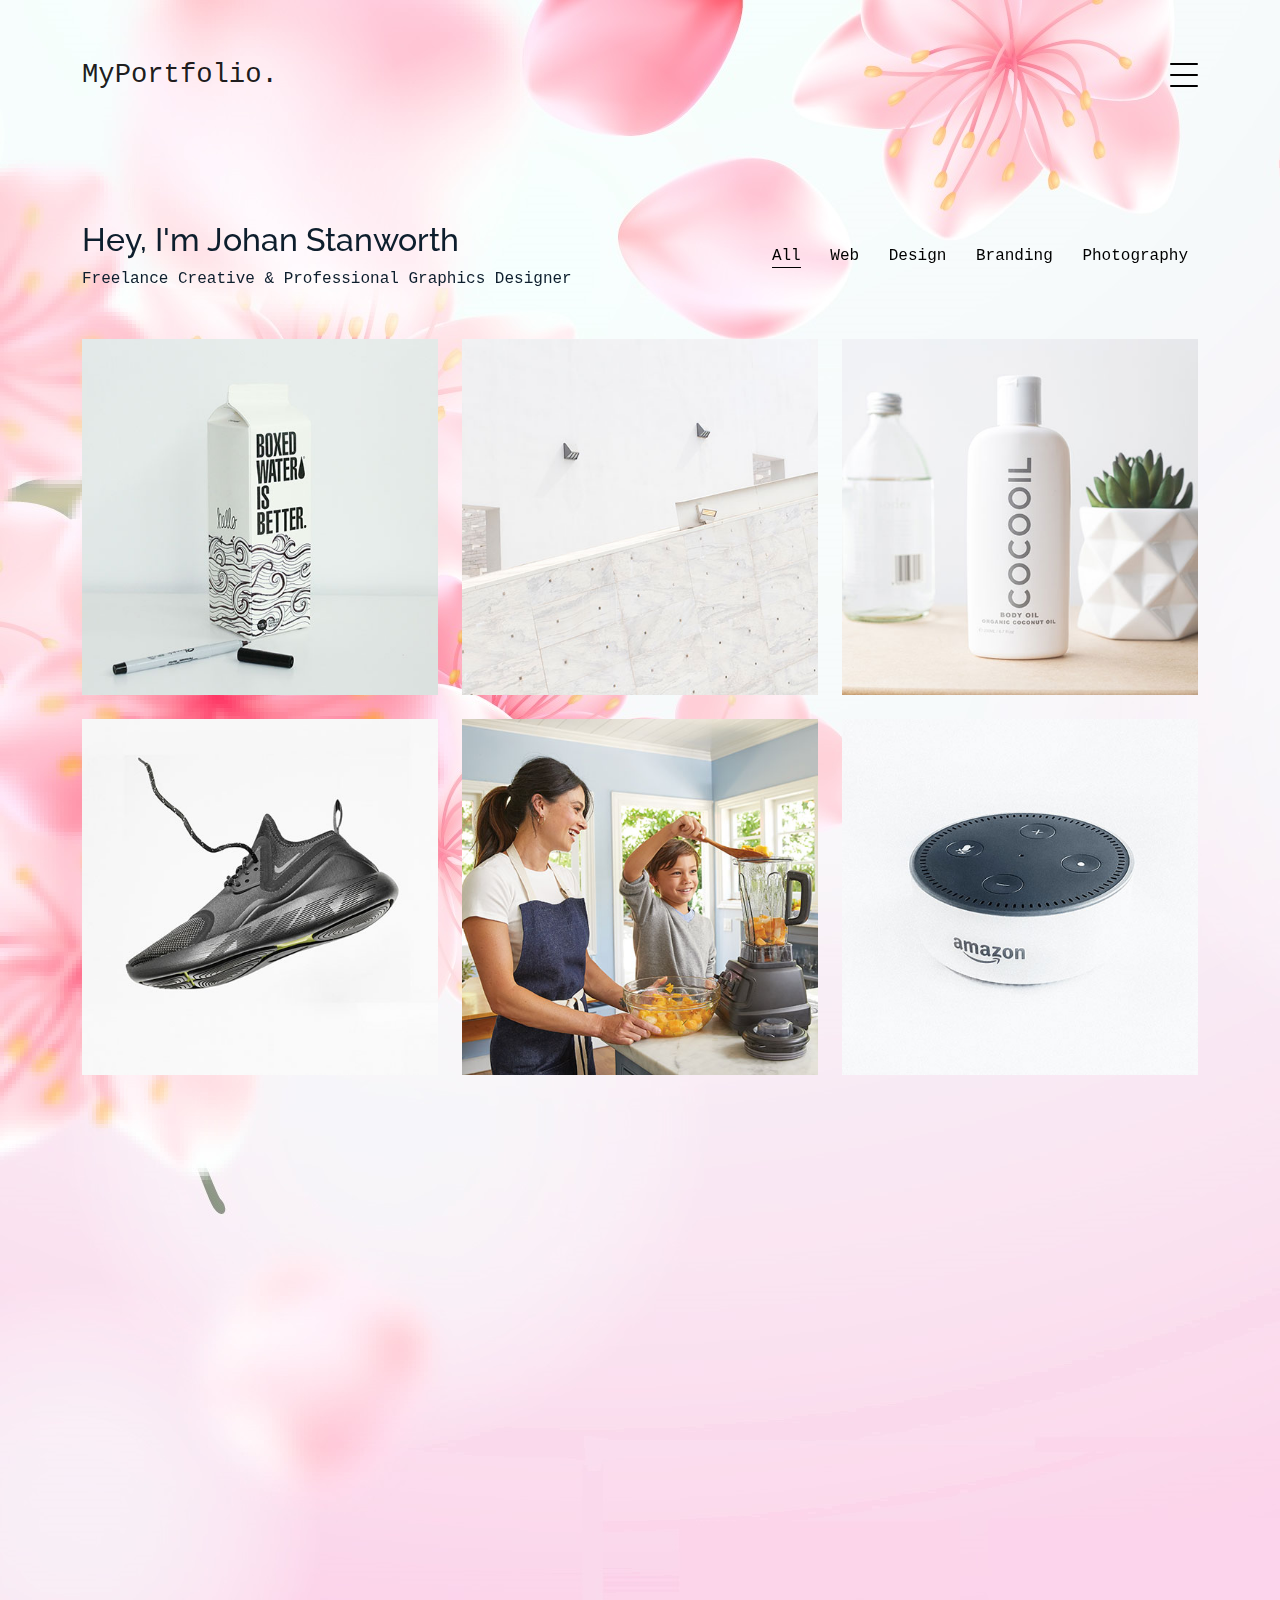
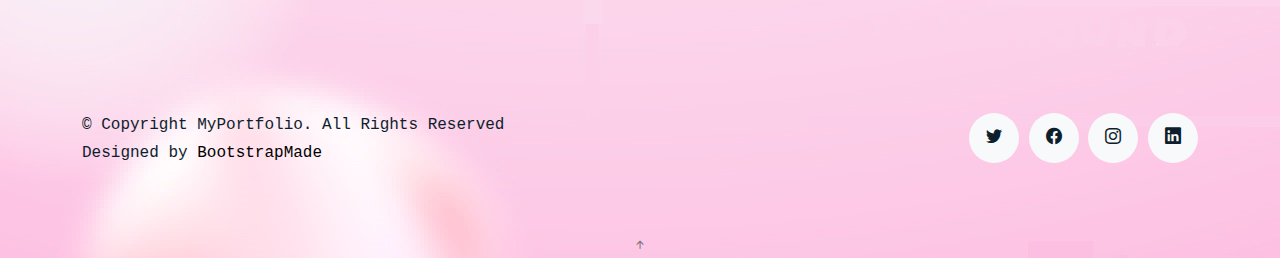
<file: works.html>
<!DOCTYPE html>
<html lang="en">

<head>
  <meta charset="utf-8">
  <meta content="width=device-width, initial-scale=1.0" name="viewport">

  <title>MyPortfolio Bootstrap Template - Works</title>
  <meta content="" name="description">
  <meta content="" name="keywords">

  <!-- Favicons -->
  <link href="assets/img/favicon.png" rel="icon">
  <link href="assets/img/apple-touch-icon.png" rel="apple-touch-icon">

  <!-- Google Fonts -->
  <link href="https://fonts.googleapis.com/css?family=https://fonts.googleapis.com/css?family=Inconsolata:400,500,600,700|Raleway:400,400i,500,500i,600,600i,700,700i" rel="stylesheet">

  <!-- Vendor CSS Files -->
  <link href="assets/vendor/aos/aos.css" rel="stylesheet">
  <link href="assets/vendor/bootstrap/css/bootstrap.min.css" rel="stylesheet">
  <link href="assets/vendor/bootstrap-icons/bootstrap-icons.css" rel="stylesheet">
  <link href="assets/vendor/swiper/swiper-bundle.min.css" rel="stylesheet">

  <!-- Template Main CSS File -->
  <link href="assets/css/style.css" rel="stylesheet">

  <!-- =======================================================
  * Template Name: MyPortfolio - v4.3.0
  * Template URL: https://bootstrapmade.com/myportfolio-bootstrap-portfolio-website-template/
  * Author: BootstrapMade.com
  * License: https://bootstrapmade.com/license/
  ======================================================== -->
</head>

<body>

  <!-- ======= Navbar ======= -->
  <div class="collapse navbar-collapse custom-navmenu" id="main-navbar">
    <div class="container py-2 py-md-5">
      <div class="row align-items-start">
        <div class="col-md-2">
          <ul class="custom-menu">
            <li><a href="index.html">Home</a></li>
            <li><a href="about.html">About Me</a></li>
            <li><a href="services.html">Services</a></li>
            <li class="active"><a href="works.html">Works</a></li>
            <li><a href="contact.html">Contact</a></li>
          </ul>
        </div>
        <div class="col-md-6 d-none d-md-block  mr-auto">
          <div class="tweet d-flex">
            <span class="bi bi-twitter text-white mt-2 mr-3"></span>
            <div>
              <p><em>Lorem ipsum dolor sit amet consectetur adipisicing elit. Quisquam necessitatibus incidunt ut officiis explicabo inventore. <br> <a href="#">t.co/v82jsk</a></em></p>
            </div>
          </div>
        </div>
        <div class="col-md-4 d-none d-md-block">
          <h3>Hire Me</h3>
          <p>Lorem ipsum dolor sit amet consectetur adipisicing elit. Quisquam necessitatibus incidunt ut officiisexplicabo inventore. <br> <a href="#">myemail@gmail.com</a></p>
        </div>
      </div>

    </div>
  </div>

  <nav class="navbar navbar-light custom-navbar">
    <div class="container">
      <a class="navbar-brand" href="index.html">MyPortfolio.</a>
      <a href="#" class="burger" data-bs-toggle="collapse" data-bs-target="#main-navbar">
        <span></span>
      </a>
    </div>
  </nav>

  <main id="main">

    <!-- ======= Works Section ======= -->
    <section class="section site-portfolio">
      <div class="container">
        <div class="row mb-5 align-items-center">
          <div class="col-md-12 col-lg-6 mb-4 mb-lg-0" data-aos="fade-up">
            <h2>Hey, I'm Johan Stanworth</h2>
            <p class="mb-0">Freelance Creative &amp; Professional Graphics Designer</p>
          </div>
          <div class="col-md-12 col-lg-6 text-start text-lg-end" data-aos="fade-up" data-aos-delay="100">
            <div id="filters" class="filters">
              <a href="#" data-filter="*" class="active">All</a>
              <a href="#" data-filter=".web">Web</a>
              <a href="#" data-filter=".design">Design</a>
              <a href="#" data-filter=".branding">Branding</a>
              <a href="#" data-filter=".photography">Photography</a>
            </div>
          </div>
        </div>
        <div id="portfolio-grid" class="row no-gutter" data-aos="fade-up" data-aos-delay="200">
          <div class="item web col-sm-6 col-md-4 col-lg-4 mb-4">
            <a href="work-single.html" class="item-wrap fancybox">
              <div class="work-info">
                <h3>Boxed Water</h3>
                <span>Web</span>
              </div>
              <img class="img-fluid" src="assets/img/img_1.jpg">
            </a>
          </div>
          <div class="item photography col-sm-6 col-md-4 col-lg-4 mb-4">
            <a href="work-single.html" class="item-wrap fancybox">
              <div class="work-info">
                <h3>Build Indoo</h3>
                <span>Photography</span>
              </div>
              <img class="img-fluid" src="assets/img/img_2.jpg">
            </a>
          </div>
          <div class="item branding col-sm-6 col-md-4 col-lg-4 mb-4">
            <a href="work-single.html" class="item-wrap fancybox">
              <div class="work-info">
                <h3>Cocooil</h3>
                <span>Branding</span>
              </div>
              <img class="img-fluid" src="assets/img/img_3.jpg">
            </a>
          </div>
          <div class="item design col-sm-6 col-md-4 col-lg-4 mb-4">
            <a href="work-single.html" class="item-wrap fancybox">
              <div class="work-info">
                <h3>Nike Shoe</h3>
                <span>Design</span>
              </div>
              <img class="img-fluid" src="assets/img/img_4.jpg">
            </a>
          </div>
          <div class="item photography col-sm-6 col-md-4 col-lg-4 mb-4">
            <a href="work-single.html" class="item-wrap fancybox">
              <div class="work-info">
                <h3>Kitchen Sink</h3>
                <span>Photography</span>
              </div>
              <img class="img-fluid" src="assets/img/img_5.jpg">
            </a>
          </div>
          <div class="item branding col-sm-6 col-md-4 col-lg-4 mb-4">
            <a href="work-single.html" class="item-wrap fancybox">
              <div class="work-info">
                <h3>Amazon</h3>
                <span>brandingn</span>
              </div>
              <img class="img-fluid" src="assets/img/img_6.jpg">
            </a>
          </div>
        </div>
      </div>
    </section><!-- End  Works Section -->

    <!-- ======= Testimonials Section ======= -->
    <section class="section pt-0">
      <div class="container">

        <div class="testimonials-slider swiper-container" data-aos="fade-up" data-aos-delay="100">
          <div class="swiper-wrapper">

            <div class="swiper-slide">
              <div class="testimonial-wrap">
                <div class="testimonial">
                  <img src="assets/img/person_1.jpg" alt="Image" class="img-fluid">
                  <blockquote>
                    <p>Lorem ipsum dolor sit amet consectetur adipisicing elit. Quisquam necessitatibus incidunt ut officiis
                      explicabo inventore.</p>
                  </blockquote>
                  <p>&mdash; Jean Hicks</p>
                </div>
              </div>
            </div><!-- End testimonial item -->

            <div class="swiper-slide">
              <div class="testimonial-wrap">
                <div class="testimonial">
                  <img src="assets/img/person_2.jpg" alt="Image" class="img-fluid">
                  <blockquote>
                    <p>Lorem ipsum dolor sit amet consectetur adipisicing elit. Quisquam necessitatibus incidunt ut officiis
                      explicabo inventore.</p>
                  </blockquote>
                  <p>&mdash; Chris Stanworth</p>
                </div>
              </div>
            </div><!-- End testimonial item -->

          </div>
          <div class="swiper-pagination"></div>
        </div>

      </div>
    </section><!-- End Testimonials Section -->

  </main><!-- End #main -->

  <!-- ======= Footer ======= -->
  <footer class="footer" role="contentinfo">
    <div class="container">
      <div class="row">
        <div class="col-sm-6">
          <p class="mb-1">&copy; Copyright MyPortfolio. All Rights Reserved</p>
          <div class="credits">
            <!--
            All the links in the footer should remain intact.
            You can delete the links only if you purchased the pro version.
            Licensing information: https://bootstrapmade.com/license/
            Purchase the pro version with working PHP/AJAX contact form: https://bootstrapmade.com/buy/?theme=MyPortfolio
          -->
            Designed by <a href="https://bootstrapmade.com/">BootstrapMade</a>
          </div>
        </div>
        <div class="col-sm-6 social text-md-end">
          <a href="#"><span class="bi bi-twitter"></span></a>
          <a href="#"><span class="bi bi-facebook"></span></a>
          <a href="#"><span class="bi bi-instagram"></span></a>
          <a href="#"><span class="bi bi-linkedin"></span></a>
        </div>
      </div>
    </div>
  </footer>

  <a href="#" class="back-to-top d-flex align-items-center justify-content-center"><i class="bi bi-arrow-up-short"></i></a>

  <!-- Vendor JS Files -->
  <script src="assets/vendor/aos/aos.js"></script>
  <script src="assets/vendor/bootstrap/js/bootstrap.bundle.min.js"></script>
  <script src="assets/vendor/isotope-layout/isotope.pkgd.min.js"></script>
  <script src="assets/vendor/php-email-form/validate.js"></script>
  <script src="assets/vendor/swiper/swiper-bundle.min.js"></script>

  <!-- Template Main JS File -->
  <script src="assets/js/main.js"></script>

</body>

</html>
</file>
<file: assets/css/style.css>
/**
* Template Name: MyPortfolio - v4.3.0
* Template URL: https://bootstrapmade.com/myportfolio-bootstrap-portfolio-website-template/
* Author: BootstrapMade.com
* License: https://bootstrapmade.com/license/
*/

/*--------------------------------------------------------------
# General
--------------------------------------------------------------*/
body {
  font-family: "Inconsolata", monospace;
  color: #0d1e2d;
  background: rgba(231, 182, 238, 0.623);
  background-image: url("../img/fondo2.jpg");
  background-repeat: no-repeat;
  background-attachment: fixed;
  max-width: 100%;
}

a {
  color: #777;
  text-decoration: none;
}

a:hover {
  color: #000;
}

h1, h2, h3, h4, h5, h6, .font-heading {
  font-family: "Raleway", sans-serif;
}

.section {
  padding: 7rem 0;
}

.filters a {
  text-decoration: none;
  color: #000;
  display: inline-block;
  padding-left: 10px;
  padding-right: 10px;
  position: relative;
}

.filters a:hover, .filters a:focus, .filters a:active {
  text-decoration: none;
}

.filters a:hover:before {
  content: "";
  position: absolute;
  left: 10px;
  right: 10px;
  bottom: 0;
  height: 1px;
  background-color: #000;
}

.filters a.active {
  color: #000;
}

.filters a.active:before {
  content: "";
  position: absolute;
  left: 10px;
  right: 10px;
  bottom: 0;
  height: 1px;
  background-color: #000;
}

.item {
  border: none;
  margin-bottom: 30px;
}

.item .item-wrap {
  display: block;
  position: relative;
  overflow: hidden;
}

.item .item-wrap:after {
  z-index: 2;
  position: absolute;
  content: "";
  top: 0;
  left: 0;
  right: 0;
  bottom: 0;
  background: rgba(0, 0, 0, 0.4);
  visibility: hidden;
  opacity: 0;
  transition: .3s all ease-in-out;
}

.item .item-wrap img {
  transition: .3s transform ease;
  transform: scale(1);
}

.item .item-wrap > .work-info {
  position: absolute;
  top: 50%;
  width: 100%;
  text-align: center;
  z-index: 3;
  transform: translateY(-50%);
  color: #fff;
  opacity: 0;
  visibility: hidden;
  margin-top: 20px;
  transition: .3s all ease;
}

.item .item-wrap > .work-info h3 {
  font-size: 20px;
  margin-bottom: 0;
}

.item .item-wrap > .work-info span {
  font-size: 14px;
  text-transform: uppercase;
  letter-spacing: .2rem;
}

.item .item-wrap:hover {
  text-decoration: none;
}

.item .item-wrap:hover img {
  transform: scale(1.05);
}

.item .item-wrap:hover:after {
  opacity: 1;
  visibility: visible;
}

.item .item-wrap:hover .work-info {
  margin-top: 0px;
  opacity: 1;
  visibility: visible;
}

.testimonial-wrap {
  padding: 50px 50px 80px 50px;
  background: #eceff2;
}

.testimonial-wrap .testimonial {
  text-align: center;
  max-width: 500px;
  margin: 0 auto;
}

.testimonial-wrap .testimonial img {
  border-radius: 50%;
  width: 120px;
  margin: 0 auto 30px auto;
}

.testimonial-wrap .testimonial blockquote p {
  font-size: 20px;
}

.h3 {
  font-size: 20px;
}

.h4 {
  font-size: 16px;
}

.heading {
  font-size: 28px;
}

.readmore {
  display: inline-block;
  border: 1px solid #000;
  padding: 10px 15px;
  font-size: 12px;
  text-transform: uppercase;
  color: #000;
  transition: .2s all ease;
  font-weight: 700;
}

.readmore:active, .readmore:focus, .readmore:hover {
  outline: none;
}

.readmore:hover {
  color: #000;
  text-decoration: none;
  background: rgb(37,211,102);
}

.testimonials-slider .swiper-pagination {
  margin-top: -60px;
  position: relative;
}

.testimonials-slider .swiper-pagination .swiper-pagination-bullet {
  width: 12px;
  height: 12px;
  background-color: rgba(13, 30, 45, 0.3);
  opacity: 1;
}

.testimonials-slider .swiper-pagination .swiper-pagination-bullet-active {
  background-color: rgba(13, 30, 45, 0.6);
}

.sticky-content {
  position: sticky;
  position: -webkit-sticky;
  top: 0;
  /* required */
}

.list-line li {
  margin-bottom: 10px;
  position: relative;
  padding-left: 30px;
}

.list-line li:before {
  content: "";
  position: absolute;
  left: 0;
  top: .7rem;
  width: 10px;
  height: 2px;
  background: #000;
}

.form-control {
  border-radius: 0;
  background: #f8f9fa;
  border: 1px solid transparent;
  padding-top: 10px !important;
  padding-bottom: 10px !important;
}

.form-control:active, .form-control:focus {
  background: #eff1f4;
  outline: none;
  box-shadow: none;
  border: 1px solid transparent;
}

.custom-progress {
  height: 7px;
  border-radius: 0;
}

.custom-progress .progress-bar {
  background: #000;
}

/* Services */
.services i {
  font-size: 40px;
}

.services h4 {
  padding-top: 10px;
}

/* Contact Form */
.php-email-form .error-message {
  display: none;
  color: #fff;
  background: #ed3c0d;
  text-align: left;
  padding: 15px;
  font-weight: 600;
}

.php-email-form .error-message br + br {
  margin-top: 25px;
}

.php-email-form .sent-message {
  display: none;
  color: #fff;
  background: #18d26e;
  text-align: center;
  padding: 15px;
  font-weight: 600;
}

.php-email-form .loading {
  display: none;
  background: #fff;
  text-align: center;
  padding: 15px;
}

.php-email-form .loading:before {
  content: "";
  display: inline-block;
  border-radius: 50%;
  width: 24px;
  height: 24px;
  margin: 0 10px -6px 0;
  border: 3px solid #18d26e;
  border-top-color: #eee;
  -webkit-animation: animate-loading 1s linear infinite;
  animation: animate-loading 1s linear infinite;
}

@-webkit-keyframes animate-loading {
  0% {
    transform: rotate(0deg);
  }
  100% {
    transform: rotate(360deg);
  }
}

@keyframes animate-loading {
  0% {
    transform: rotate(0deg);
  }
  100% {
    transform: rotate(360deg);
  }
}

/*--------------------------------------------------------------
# Header
--------------------------------------------------------------*/
/* Custom Navmenu */
.custom-navmenu {
  background: #0d1e2d;
}

.custom-navmenu .custom-menu, .custom-navmenu .custom-menu li {
  padding: 0;
  margin: 0;
  list-style: none;
}

.custom-navmenu .custom-menu li {
  margin-bottom: 0;
  font-size: 20px;
}

.custom-navmenu .custom-menu li a {
  color: #fff;
  padding: 10px 0 !important;
}

.custom-navmenu .custom-menu li a:hover {
  text-decoration: none;
}

.custom-navmenu .custom-menu li.active a {
  text-decoration: underline;
}

.custom-navmenu h3 {
  font-size: 20px;
  color: #fff;
}

.custom-navmenu p {
  color: rgba(255, 255, 255, 0.6);
}

.custom-navmenu a {
  color: rgba(255, 255, 255, 0.7);
}

.custom-navmenu a:hover {
  color: #fff;
}

/* Custom Navbar */
.custom-navbar {
  padding-top: 50px;
  width: 100%;
}

@media (max-width: 780px) {
  .custom-navbar > .container {
    padding-right: 0;
    padding-left: 0;
  }
}

.custom-navbar .navbar-brand {
  font-size: 1.7rem;
}

/* Burger */
.burger {
  width: 28px;
  height: 32px;
  cursor: pointer;
  position: relative;
}

.burger:before, .burger span, .burger:after {
  width: 100%;
  height: 2px;
  display: block;
  background: #000;
  border-radius: 2px;
  position: absolute;
  opacity: 1;
}

.burger:before, .burger:after {
  transition: top 0.35s cubic-bezier(0.23, 1, 0.32, 1), transform 0.35s cubic-bezier(0.23, 1, 0.32, 1), opacity 0.35s cubic-bezier(0.23, 1, 0.32, 1), background-color 1.15s cubic-bezier(0.86, 0, 0.07, 1);
  -webkit-transition: top 0.35s cubic-bezier(0.23, 1, 0.32, 1), -webkit-transform 0.35s cubic-bezier(0.23, 1, 0.32, 1), opacity 0.35s cubic-bezier(0.23, 1, 0.32, 1), background-color 1.15s cubic-bezier(0.86, 0, 0.07, 1);
  content: "";
}

.burger:before {
  top: 4px;
}

.burger span {
  top: 15px;
}

.burger:after {
  top: 26px;
}

/* Hover */
.burger:hover:before {
  top: 7px;
}

.burger:hover:after {
  top: 23px;
}

/* Click */
.burger.active span {
  opacity: 0;
}

.burger.active:before, .burger.active:after {
  top: 40%;
}

.burger.active:before {
  transform: rotate(45deg);
}

.burger.active:after {
  transform: rotate(-45deg);
}

.burger:focus {
  outline: none;
}

/*--------------------------------------------------------------
# Footer
--------------------------------------------------------------*/
.footer {
  padding: 0 0 4rem 0;
}

.footer a {
  color: #000;
}

.social a {
  display: inline-block;
  width: 50px;
  height: 50px;
  border-radius: 50%;
  background: #f8f9fa;
  position: relative;
  text-align: center;
  color: #0d1e2d;
}

.social a span {
  display: inline-block;
  left: 50%;
  position: absolute;
  top: 50%;
  transform: translate(-50%, -50%);
}

.social a:hover {
  color: #000;
}

/* Círculos de colores numerados AGREGADOS A ESTA PLANTILLA POR MI*/
span.rojo {
  background: red;
   border-radius: 0.8em;
  -moz-border-radius: 0.8em;
  -webkit-border-radius: 0.8em;
  color: #000;
  display: inline-block;
  font-weight: bold;
  line-height: 1.6em;
  margin-right: 15px;
  text-align: center;
  width: 1.6em; 
}

span.marfil {
  background: #e6d690;
  border-radius: 0.8em;
  -moz-border-radius: 0.8em;
  -webkit-border-radius: 0.8em;
  color: #000;
  display: inline-block;
  font-weight: bold;
  line-height: 1.6em;
  margin-right: 15px;
  text-align: center;
  width: 1.6em; 
}

span.rosado {
  background: #ffc0cb;
  border-radius: 0.8em;
  -moz-border-radius: 0.8em;
  -webkit-border-radius: 0.8em;
  color: #000;
  display: inline-block;
  font-weight: bold;
  line-height: 1.6em;
  margin-right: 15px;
  text-align: center;
  width: 1.6em; 
}

span.melon {
  background: #FBCA7F;
  border-radius: 0.8em;
  -moz-border-radius: 0.8em;
  -webkit-border-radius: 0.8em;
  color: #000;
  display: inline-block;
  font-weight: bold;
  line-height: 1.6em;
  margin-right: 15px;
  text-align: center;
  width: 1.6em; 
}
</file>
